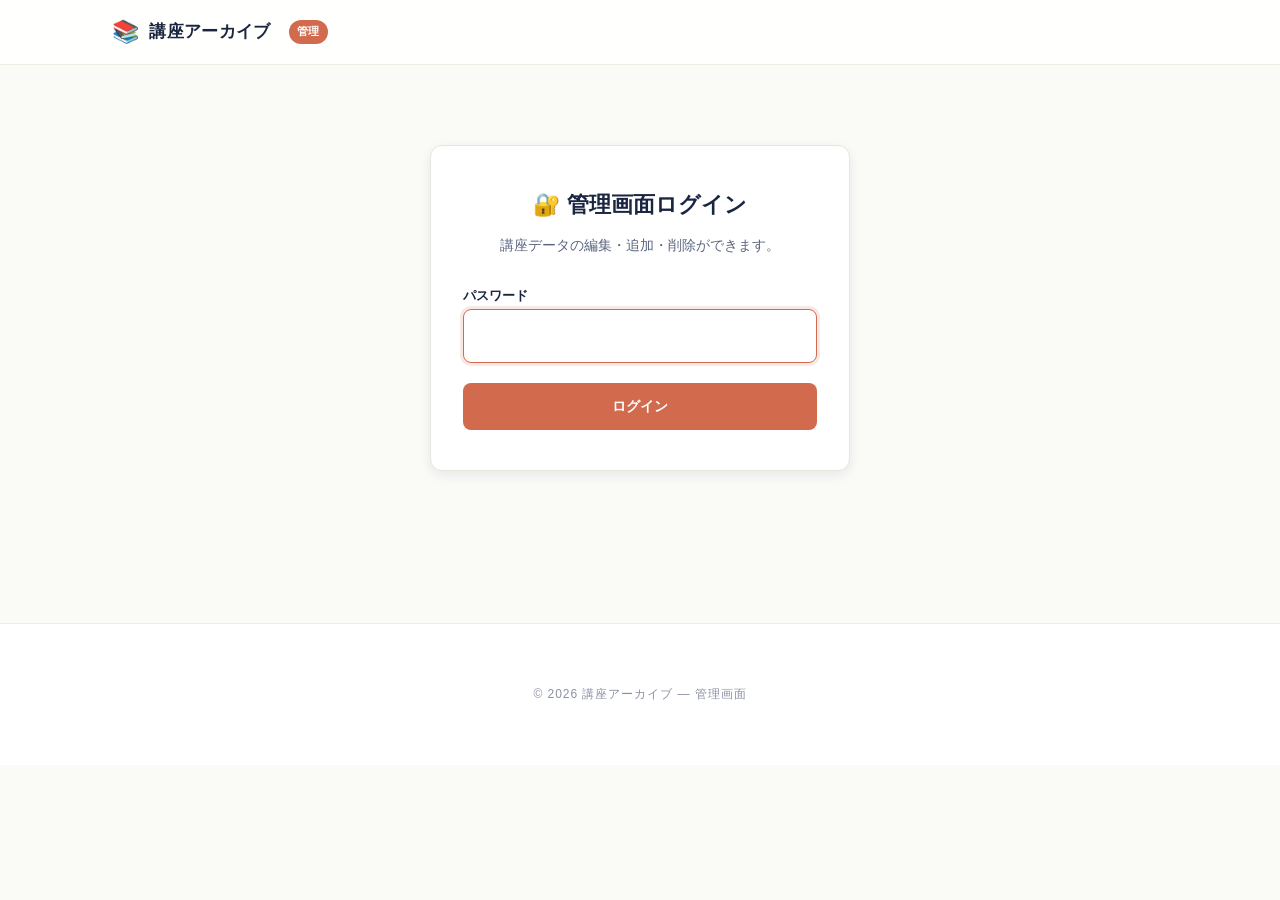
<file: docs/admin.html>
<!DOCTYPE html>
<html lang="ja">
<head>
  <meta charset="UTF-8">
  <meta name="viewport" content="width=device-width, initial-scale=1.0">
  <meta name="robots" content="noindex,nofollow">
  <meta http-equiv="cache-control" content="no-cache, no-store, must-revalidate">
  <meta http-equiv="pragma" content="no-cache">
  <meta http-equiv="expires" content="0">
  <title>管理画面 | 講座アーカイブ</title>
  <link rel="stylesheet" href="css/style.css?v=7">
  <link rel="stylesheet" href="css/admin.css?v=8">
  <link rel="icon" href="data:image/svg+xml,<svg xmlns=%22http://www.w3.org/2000/svg%22 viewBox=%220 0 100 100%22><text y=%22.9em%22 font-size=%2290%22>🔐</text></svg>">
</head>
<body>
  <header class="site-header">
    <div class="container header-inner">
      <a href="index.html" class="site-logo">
        <span class="logo-icon" aria-hidden="true">📚</span>
        <span class="logo-text">講座アーカイブ</span>
        <span class="admin-badge">管理</span>
      </a>
      <button id="logout-btn" class="btn-ghost" hidden>ログアウト</button>
    </div>
  </header>

  <main class="container admin-main">

    <!-- ログイン -->
    <section id="login-screen" class="login-screen">
      <div class="login-card">
        <h1>🔐 管理画面ログイン</h1>
        <p class="hint">講座データの編集・追加・削除ができます。</p>
        <form id="login-form" autocomplete="off">
          <label for="password-input" class="field-label">パスワード</label>
          <input type="password" id="password-input" autocomplete="current-password" required>
          <button type="submit" class="btn-primary btn-block">ログイン</button>
          <p id="login-error" class="error-msg" hidden></p>
        </form>
      </div>
    </section>

    <!-- 管理パネル -->
    <section id="admin-panel" hidden>

      <!-- GitHub設定（常時表示） -->
      <section class="settings-block" id="settings-block">
        <header class="settings-header">
          <h2>⚙️ GitHub接続設定</h2>
          <span id="pat-state-pill" class="pat-pill">未設定</span>
        </header>
        <p class="hint">
          変更をサイトに公開するために、GitHub Personal Access Token を一度だけ登録します。<br>
          <a href="https://github.com/settings/tokens/new?scopes=repo&description=course-archive-admin" target="_blank" rel="noopener">こちらをクリック</a>
          してTokenを発行（<code>repo</code>権限・有効期限は1年以上推奨）→ ページ最下部の「Generate token」を押下 → 表示された <code>ghp_...</code> をコピーして下に貼り付け。
        </p>
        <div class="pat-row">
          <input type="password" id="pat-input" placeholder="ghp_xxxxxxxxxxxxxxxxxxxx" autocomplete="off">
          <button id="save-pat-btn" type="button" class="btn-primary">保存</button>
          <button id="clear-pat-btn" type="button" class="btn-ghost">削除</button>
        </div>
        <div class="pat-tools">
          <button id="sync-to-vault-btn" type="button" class="btn-secondary btn-sm">☁️ 保存済みTokenをvaultに同期</button>
          <button id="show-pat-btn" type="button" class="btn-ghost btn-sm">👁 保存済みTokenを表示</button>
        </div>
        <p id="pat-status" class="hint"></p>
        <p class="hint micro">※ Tokenはお使いのブラウザにのみ保存され、GitHub以外には送信されません。</p>
      </section>

      <!-- タブ切替 -->
      <div class="admin-tabs" role="tablist">
        <button id="tab-courses" type="button" class="admin-tab is-active" role="tab" aria-selected="true">
          📚 講座 <span class="tab-count" id="tab-count-courses">0</span>
        </button>
        <button id="tab-meetings" type="button" class="admin-tab" role="tab" aria-selected="false">
          🧑‍💼 社内会議 <span class="tab-count" id="tab-count-meetings">0</span>
        </button>
      </div>

      <!-- ツールバー -->
      <div class="admin-toolbar">
        <h2 id="list-title">講座一覧 <span class="count-pill"><span id="course-count">0</span> 件</span></h2>
        <button id="new-course-btn" class="btn-primary" type="button">+ 新規追加</button>
      </div>

      <!-- 一覧（タブ共通） -->
      <div id="course-list" class="admin-courses">
        <!-- JSで生成 -->
      </div>

      <p id="empty-courses" class="empty-state" hidden>項目がまだありません。「新規追加」から作成してください。</p>

      <!-- 公開バー -->
      <div id="publish-bar" class="publish-bar" hidden>
        <span class="dirty-info">
          <span id="dirty-count">0</span> 件の未保存変更があります
        </span>
        <div class="publish-actions">
          <button id="discard-btn" type="button" class="btn-ghost">破棄</button>
          <button id="publish-btn" type="button" class="btn-primary">💾 保存して公開</button>
        </div>
      </div>

      <p id="publish-status" class="status-msg" hidden></p>
    </section>

    <!-- 編集モーダル -->
    <div id="edit-modal" class="modal" hidden>
      <div class="modal-backdrop" data-modal-close></div>
      <div class="modal-content" role="dialog" aria-labelledby="modal-title" aria-modal="true">
        <header class="modal-header">
          <h2 id="modal-title">講座を追加</h2>
          <button type="button" class="btn-ghost modal-close" data-modal-close aria-label="閉じる">×</button>
        </header>

        <form id="course-form" class="course-form">
          <input type="hidden" id="form-id">

          <div class="form-row">
            <label for="form-title" id="form-title-label" class="field-label required">講座タイトル</label>
            <input type="text" id="form-title" required maxlength="200">
          </div>

          <div class="form-row-3">
            <div>
              <label for="form-date" class="field-label required">開催日</label>
              <input type="date" id="form-date" required>
            </div>
            <div>
              <label for="form-start" class="field-label">開始時刻</label>
              <input type="time" id="form-start" placeholder="14:00">
            </div>
            <div>
              <label for="form-end" class="field-label">終了時刻</label>
              <input type="time" id="form-end" placeholder="15:30">
            </div>
          </div>

          <div class="form-row">
            <label id="people-label" class="field-label">担当講師（複数登録可）</label>
            <div id="lecturers-chip-input" class="chips-input">
              <div id="lecturers-chips" class="chips-list"></div>
              <input type="text" id="lecturer-input" placeholder="名前を入力してEnter（または , ）で追加">
            </div>
            <p class="hint">Enterキーまたはカンマで確定。チップの × で削除できます。</p>
          </div>

          <div class="form-row">
            <label for="form-tags" class="field-label">タグ（カンマ区切り）</label>
            <input type="text" id="form-tags" placeholder="入門, 基礎">
          </div>

          <div class="form-row">
            <label for="form-youtube" class="field-label">YouTube動画リンク または ID</label>
            <input type="text" id="form-youtube" placeholder="https://youtu.be/abcDEF12345 もしくは abcDEF12345">
            <p class="hint">限定公開でアップロードしたYouTube動画のURLを貼ってください。</p>
          </div>

          <div class="form-row">
            <label for="form-duration" class="field-label">所要時間</label>
            <div class="duration-row">
              <input type="text" id="form-duration" placeholder="YouTubeリンク入力で自動取得">
              <button type="button" id="fetch-duration-btn" class="btn-secondary btn-sm">📺 動画から取得</button>
              <span id="duration-status" class="duration-status" aria-live="polite"></span>
            </div>
            <p class="hint">YouTubeリンクを入力すると自動で取得します。手動編集も可能です。</p>
          </div>

          <div class="form-row">
            <label for="form-description" id="form-description-label" class="field-label">講座概要</label>
            <textarea id="form-description" rows="5" placeholder="講座の内容、ゴール、対象などを記述"></textarea>
          </div>

          <div class="form-row">
            <label class="field-label">手元資料（Google Driveリンク）</label>
            <div id="materials-editor" class="materials-editor">
              <!-- JSで生成 -->
            </div>
            <button type="button" id="add-material-btn" class="btn-secondary btn-sm">+ 資料を追加</button>
            <p class="hint">Google Driveで「リンクを知っている全員」に共有設定したファイルのURLを貼ってください。<br>形式：<code>https://drive.google.com/file/d/FILE_ID/view</code></p>
          </div>

          <footer class="modal-footer">
            <button type="button" class="btn-ghost" data-modal-close>キャンセル</button>
            <button type="submit" class="btn-primary">保存</button>
          </footer>
        </form>
      </div>
    </div>
  </main>

  <footer class="site-footer">
    <div class="container">
      <p>&copy; <span id="footer-year"></span> 講座アーカイブ — 管理画面</p>
    </div>
  </footer>

  <script src="data/courses.js?v=8"></script>
  <script src="data/meetings.js?v=8"></script>
  <script src="data/admin-vault.js?v=8"></script>
  <script src="js/admin.js?v=8"></script>
</body>
</html>
</file>
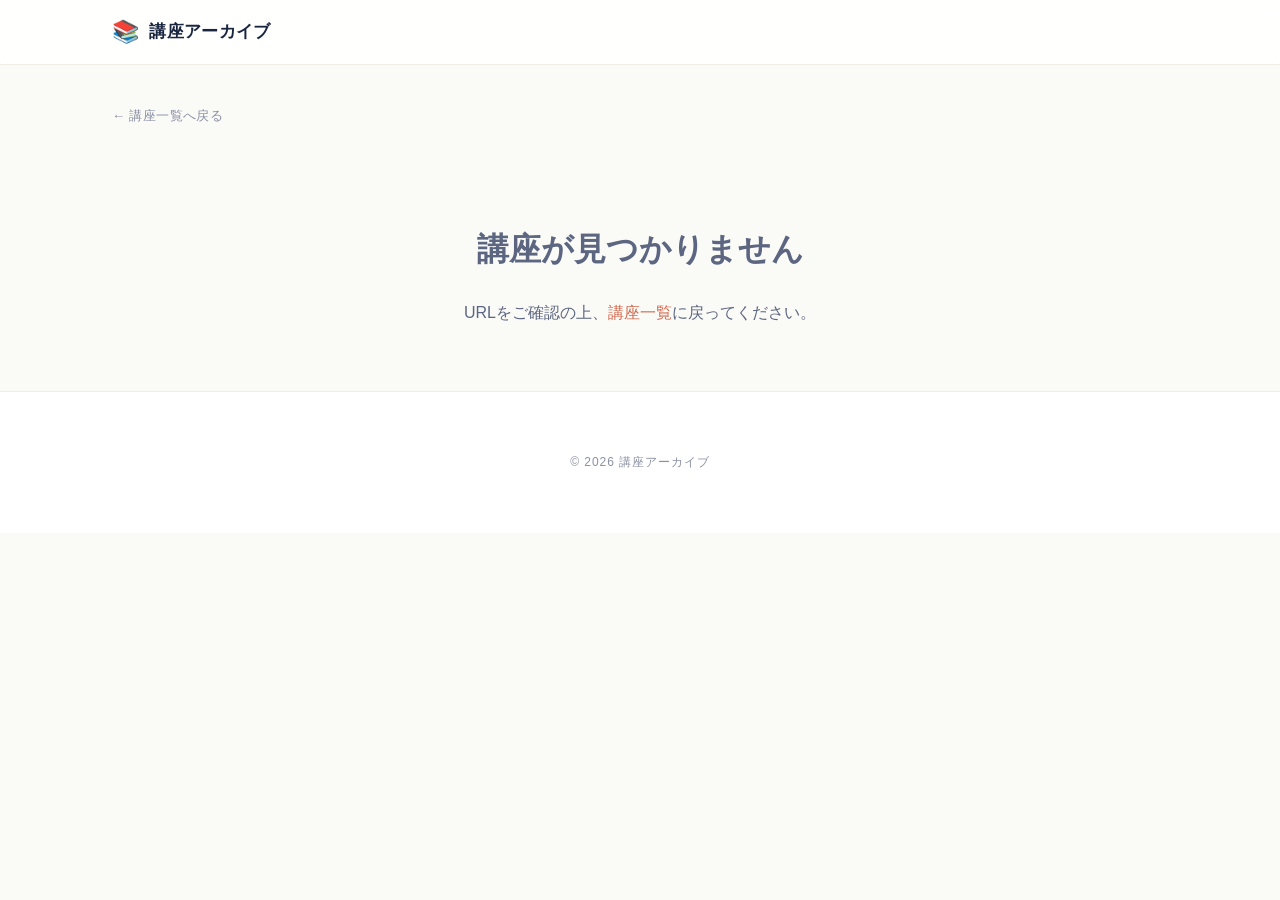
<file: docs/course.html>
<!DOCTYPE html>
<html lang="ja">
<head>
  <meta charset="UTF-8">
  <meta name="viewport" content="width=device-width, initial-scale=1.0">
  <meta name="robots" content="noindex,nofollow,noarchive,nosnippet">
  <meta name="googlebot" content="noindex,nofollow">
  <title>講座詳細 | 講座アーカイブ</title>
  <meta name="description" content="講座の動画と資料ダウンロード。">
  <meta property="og:type" content="article">
  <link rel="stylesheet" href="css/style.css?v=8">
  <link rel="icon" href="data:image/svg+xml,<svg xmlns=%22http://www.w3.org/2000/svg%22 viewBox=%220 0 100 100%22><text y=%22.9em%22 font-size=%2290%22>📚</text></svg>">
</head>
<body>
  <header class="site-header">
    <div class="container header-inner">
      <a href="index.html" class="site-logo">
        <span class="logo-icon" aria-hidden="true">📚</span>
        <span class="logo-text">講座アーカイブ</span>
      </a>
    </div>
  </header>

  <main>
    <div class="container">
      <a href="index.html" class="back-link">← 講座一覧へ戻る</a>

      <article id="course-article" class="course-article">
        <!-- JSで生成 -->
      </article>

      <div id="not-found" class="empty-state" hidden>
        <h1>講座が見つかりません</h1>
        <p>URLをご確認の上、<a href="index.html">講座一覧</a>に戻ってください。</p>
      </div>
    </div>
  </main>

  <footer class="site-footer">
    <div class="container">
      <p>&copy; <span id="footer-year"></span> 講座アーカイブ</p>
    </div>
  </footer>

  <script src="data/courses.js?v=8"></script>
  <script src="js/course.js?v=8"></script>
</body>
</html>
</file>
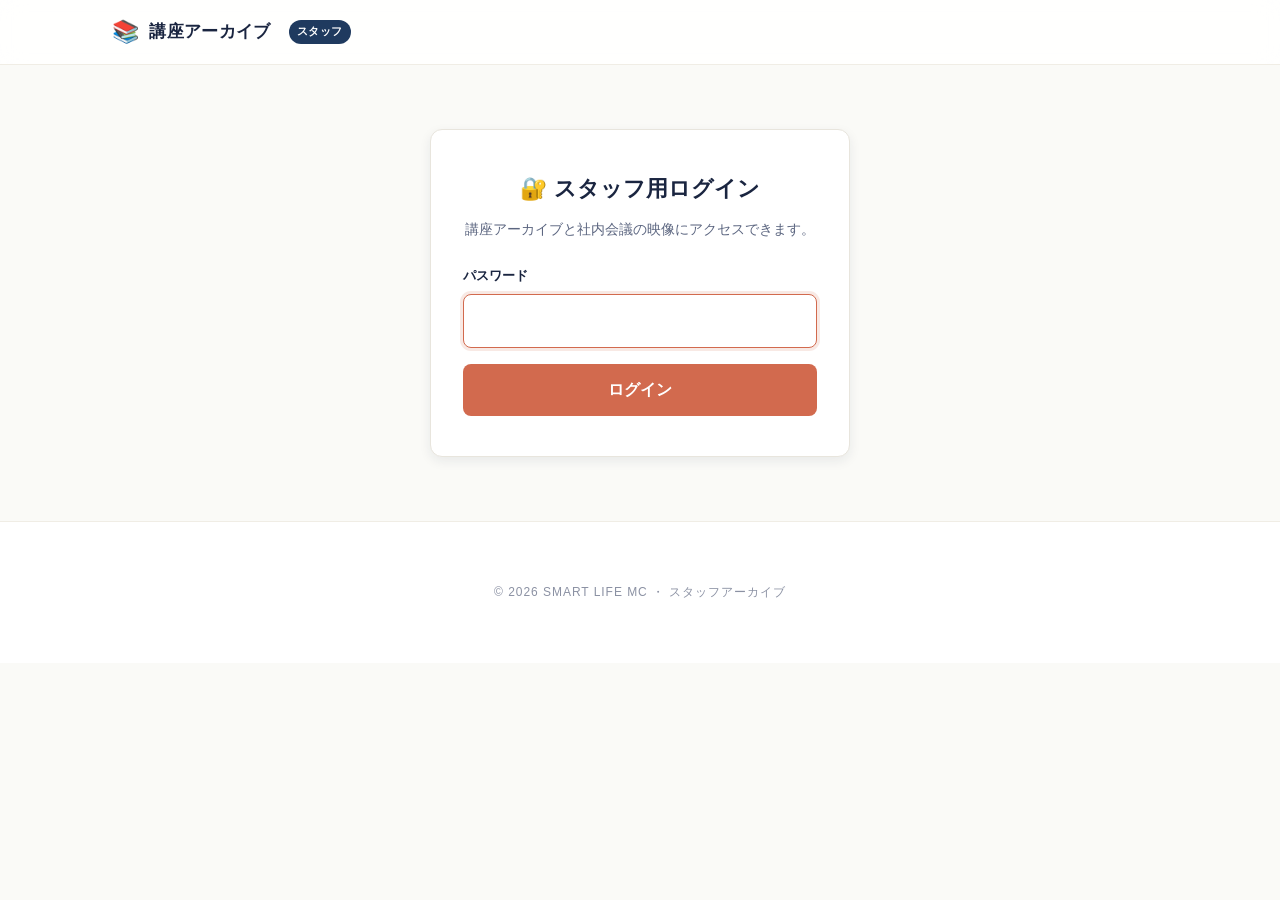
<file: docs/staff-meeting.html>
<!DOCTYPE html>
<html lang="ja">
<head>
  <meta charset="UTF-8">
  <meta name="viewport" content="width=device-width, initial-scale=1.0">
  <meta name="robots" content="noindex,nofollow">
  <meta http-equiv="cache-control" content="no-cache, no-store, must-revalidate">
  <title>会議詳細 | スタッフアーカイブ</title>
  <link rel="stylesheet" href="css/style.css?v=10">
  <link rel="stylesheet" href="css/staff.css?v=10">
  <link rel="icon" href="data:image/svg+xml,<svg xmlns=%22http://www.w3.org/2000/svg%22 viewBox=%220 0 100 100%22><text y=%22.9em%22 font-size=%2290%22>🏢</text></svg>">
</head>
<body class="staff-body">
  <header class="site-header">
    <div class="container header-inner">
      <a href="staff.html" class="site-logo">
        <span class="logo-icon" aria-hidden="true">📚</span>
        <span class="logo-text">講座アーカイブ</span>
        <span class="staff-badge">スタッフ</span>
      </a>
    </div>
  </header>

  <main>
    <div class="container">
      <a href="staff.html" class="back-link">← スタッフアーカイブへ戻る</a>

      <article id="meeting-article" class="course-article"></article>

      <div id="not-found" class="empty-state" hidden>
        <h1>会議が見つかりません</h1>
        <p>URLをご確認ください。<a href="staff.html">スタッフアーカイブ</a>に戻る</p>
      </div>
    </div>
  </main>

  <footer class="site-footer">
    <div class="container">
      <p>&copy; <span id="footer-year"></span> SMART LIFE MC ・ スタッフアーカイブ</p>
    </div>
  </footer>

  <script src="data/meetings.js?v=10"></script>
  <script src="js/staff-meeting.js?v=10"></script>
</body>
</html>
</file>
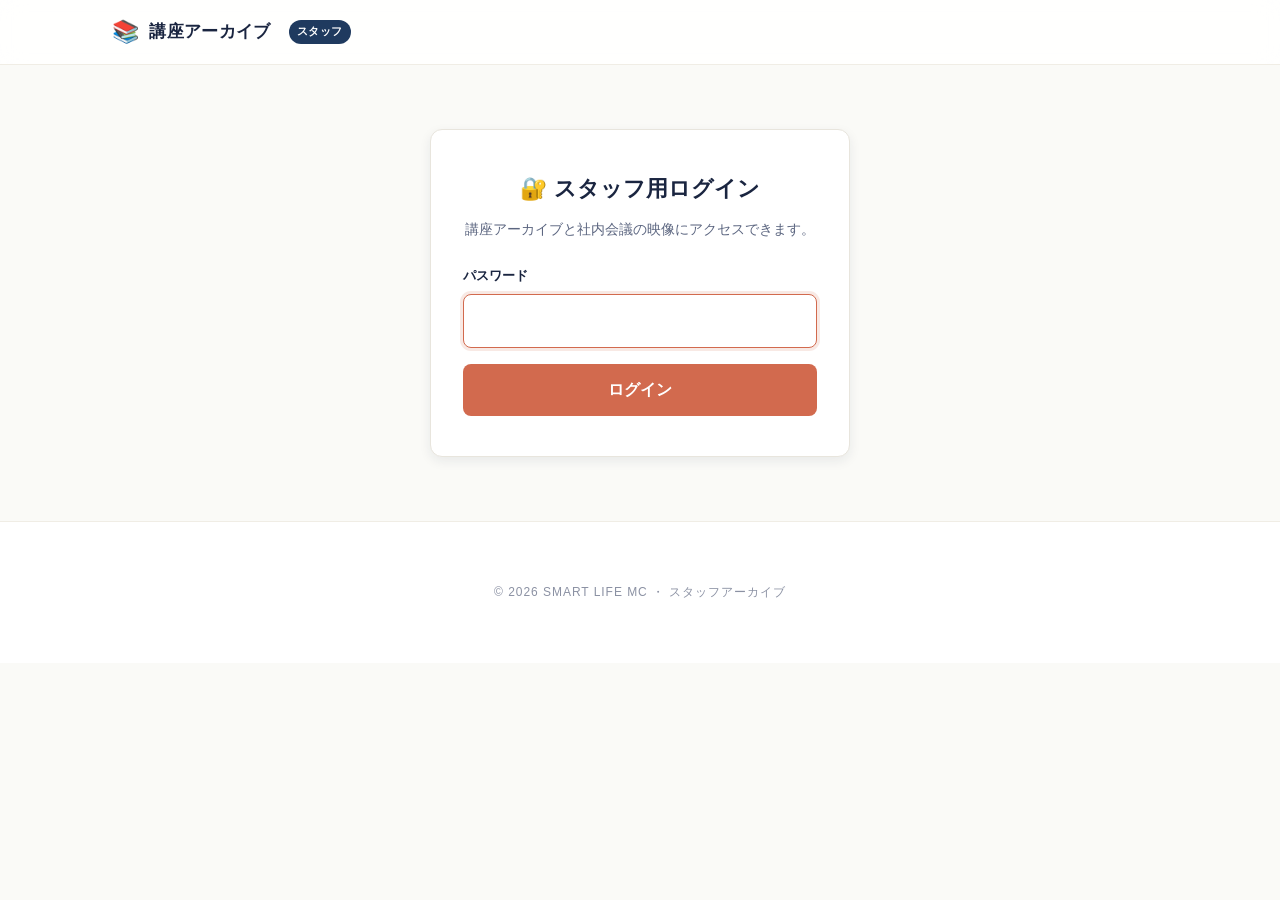
<file: docs/staff.html>
<!DOCTYPE html>
<html lang="ja">
<head>
  <meta charset="UTF-8">
  <meta name="viewport" content="width=device-width, initial-scale=1.0">
  <meta name="robots" content="noindex,nofollow">
  <meta http-equiv="cache-control" content="no-cache, no-store, must-revalidate">
  <title>スタッフ用アーカイブ | 講座アーカイブ</title>
  <link rel="stylesheet" href="css/style.css?v=10">
  <link rel="stylesheet" href="css/staff.css?v=10">
  <link rel="icon" href="data:image/svg+xml,<svg xmlns=%22http://www.w3.org/2000/svg%22 viewBox=%220 0 100 100%22><text y=%22.9em%22 font-size=%2290%22>🏢</text></svg>">
</head>
<body class="staff-body">
  <header class="site-header">
    <div class="container header-inner">
      <a href="index.html" class="site-logo">
        <span class="logo-icon" aria-hidden="true">📚</span>
        <span class="logo-text">講座アーカイブ</span>
        <span class="staff-badge">スタッフ</span>
      </a>
      <button id="logout-btn" class="btn-link-sm" hidden>ログアウト</button>
    </div>
  </header>

  <main>
    <!-- ログイン -->
    <section id="login-screen" class="login-screen">
      <div class="login-card">
        <h1>🔐 スタッフ用ログイン</h1>
        <p class="hint">講座アーカイブと社内会議の映像にアクセスできます。</p>
        <form id="login-form" autocomplete="off">
          <label for="password-input" class="field-label">パスワード</label>
          <input type="password" id="password-input" autocomplete="current-password" required>
          <button type="submit" class="btn-primary btn-block">ログイン</button>
          <p id="login-error" class="error-msg" hidden></p>
        </form>
      </div>
    </section>

    <!-- 本体 -->
    <section id="staff-main" hidden>
      <!-- シンプルなヒーロー -->
      <div class="staff-hero">
        <div class="container">
          <p class="staff-hero-eyebrow">STAFF ARCHIVE</p>
          <h1 class="staff-hero-title">スタッフ専用アーカイブ</h1>
          <p class="staff-hero-sub">過去の講座と社内会議の映像をまとめて閲覧できます。</p>
        </div>
      </div>

      <!-- タブ -->
      <div class="container">
        <div class="tab-bar" role="tablist">
          <button type="button" class="tab-btn active" data-tab="courses" role="tab" aria-selected="true">
            📚 講座アーカイブ <span class="tab-count" id="count-courses">0</span>
          </button>
          <button type="button" class="tab-btn" data-tab="meetings" role="tab" aria-selected="false">
            🏢 社内会議 <span class="tab-count" id="count-meetings">0</span>
          </button>
        </div>
      </div>

      <!-- タブパネル -->
      <section class="staff-section">
        <div class="container">
          <!-- 検索バー -->
          <div class="filter-bar">
            <input type="search" id="search-input" class="search-input" placeholder="🔍 キーワード検索（タイトル・担当者・タグ）">
            <div class="tag-filter" id="tag-filter" aria-label="タグで絞り込み"></div>
          </div>
          <p class="result-count" id="result-count" aria-live="polite"></p>

          <div class="courses-grid" id="items-grid"></div>
          <p class="empty-state" id="empty-state" hidden></p>
        </div>
      </section>
    </section>
  </main>

  <footer class="site-footer">
    <div class="container">
      <p>&copy; <span id="footer-year"></span> SMART LIFE MC ・ スタッフアーカイブ</p>
    </div>
  </footer>

  <script src="data/courses.js?v=10"></script>
  <script src="data/meetings.js?v=10"></script>
  <script src="js/staff.js?v=10"></script>
</body>
</html>
</file>
<file: docs/css/style.css>
/* ============================================
   講座アーカイブ — base style
   ============================================ */

:root {
  --bg: #FAFAF7;
  --surface: #FFFFFF;
  --text: #1A2540;
  --text-sub: #5C6680;
  --text-soft: #8B91A3;
  --border: #E8E5DD;
  --border-soft: #F0EDE5;
  --accent: #D26A4E;
  --accent-dark: #A24E36;
  --hi-bg: #F1EDE3;
  --hi-bg-2: #E8E2D0;
  --shadow-sm: 0 1px 2px rgba(26, 37, 64, 0.05);
  --shadow-md: 0 4px 12px rgba(26, 37, 64, 0.08);
  --shadow-lg: 0 8px 24px rgba(26, 37, 64, 0.12);
  --shadow-xl: 0 16px 48px rgba(26, 37, 64, 0.16);
  --radius: 12px;
  --radius-sm: 8px;
  --radius-lg: 20px;
  --container: 1120px;
  --container-wide: 1240px;
  --font: -apple-system, BlinkMacSystemFont, "Hiragino Kaku Gothic ProN", "Yu Gothic", YuGothic, Meiryo, sans-serif;
  --font-serif: "Hiragino Mincho ProN", "Yu Mincho", YuMincho, "Times New Roman", serif;
  --font-display: "Helvetica Neue", -apple-system, BlinkMacSystemFont, "Hiragino Kaku Gothic ProN", "Yu Gothic", sans-serif;
}

* { box-sizing: border-box; }

html { scroll-behavior: smooth; }

body {
  margin: 0;
  font-family: var(--font);
  background: var(--bg);
  color: var(--text);
  font-size: 16px;
  line-height: 1.75;
  -webkit-font-smoothing: antialiased;
}

a { color: var(--accent); text-decoration: none; transition: color 0.15s ease; }
a:hover { color: var(--accent-dark); }
a:focus-visible { outline: 2px solid var(--accent); outline-offset: 2px; border-radius: 2px; }

img { max-width: 100%; display: block; }

.container {
  max-width: var(--container);
  margin: 0 auto;
  padding: 0 32px;
}
@media (max-width: 640px) {
  .container { padding: 0 16px; }
}

/* ============================================
   Header
   ============================================ */
.site-header {
  background: rgba(255, 255, 255, 0.85);
  border-bottom: 1px solid var(--border-soft);
  position: sticky;
  top: 0;
  z-index: 100;
  backdrop-filter: saturate(180%) blur(12px);
  -webkit-backdrop-filter: saturate(180%) blur(12px);
}
.header-inner {
  display: flex;
  align-items: center;
  justify-content: space-between;
  height: 64px;
  gap: 24px;
}
.site-logo {
  display: flex;
  align-items: center;
  gap: 10px;
  color: var(--text);
  font-weight: 700;
  font-size: 17px;
  letter-spacing: 0.02em;
}
.site-logo:hover { color: var(--text); }
.logo-icon { font-size: 22px; }

.site-nav {
  display: flex;
  gap: 24px;
  font-size: 14px;
  font-weight: 500;
}
.site-nav a {
  color: var(--text-sub);
  letter-spacing: 0.05em;
  transition: color 0.15s ease;
}
.site-nav a:hover { color: var(--text); }
@media (max-width: 640px) {
  .site-nav { display: none; }
}

/* ============================================
   Hero — Banner type (画像が主役)
   ============================================ */
.hero-banner {
  padding: 56px 0 80px;
  background: linear-gradient(180deg, #FFFFFF 0%, var(--bg) 100%);
  border-bottom: 1px solid var(--border-soft);
}
.hero-banner .hero-eyebrow {
  margin-bottom: 24px;
}
.hero-banner-figure {
  margin: 0 0 40px;
  background: var(--surface);
  border: 1px solid var(--border-soft);
  border-radius: var(--radius-lg);
  overflow: hidden;
  box-shadow: var(--shadow-md);
  display: block;
}
.hero-banner-figure img {
  width: 100%;
  height: auto;
  display: block;
  /* バナーは object-fit:contain ではなく素直に縦横比維持で表示 */
}
.hero-meta {
  text-align: center;
  max-width: 720px;
  margin: 0 auto;
  padding: 0 16px;
}
.hero-meta .hero-title {
  font-family: var(--font-serif);
  font-weight: 600;
  font-size: clamp(28px, 4.2vw, 44px);
  line-height: 1.4;
  letter-spacing: 0.03em;
  margin: 0 0 12px;
  color: var(--text);
}
.hero-meta .hero-sub {
  color: var(--text-sub);
  font-size: 15px;
  line-height: 1.85;
  margin: 0 0 32px;
}
.hero-actions {
  display: inline-flex;
  gap: 12px;
  flex-wrap: wrap;
  justify-content: center;
}
.btn-pill {
  display: inline-flex;
  align-items: center;
  gap: 8px;
  padding: 14px 28px;
  font-size: 14px;
  font-weight: 600;
  letter-spacing: 0.05em;
  border-radius: 999px;
  transition: transform 0.2s ease, background 0.2s ease, color 0.2s ease, box-shadow 0.2s ease;
}
.btn-pill-primary {
  background: var(--text);
  color: var(--surface);
  box-shadow: 0 6px 18px rgba(26, 37, 64, 0.15);
}
.btn-pill-primary:hover {
  color: var(--surface);
  background: #0F1A2E;
  transform: translateY(-2px);
  box-shadow: 0 10px 24px rgba(26, 37, 64, 0.20);
}
.btn-pill-ghost {
  background: transparent;
  color: var(--text);
  border: 1px solid var(--border);
}
.btn-pill-ghost:hover {
  color: var(--text);
  border-color: var(--text);
  background: var(--hi-bg);
}

@media (max-width: 640px) {
  .hero-banner { padding: 40px 0 60px; }
  .hero-banner-figure { border-radius: var(--radius); margin-bottom: 28px; }
  .hero-meta .hero-title { font-size: 22px; }
  .hero-meta .hero-sub { font-size: 14px; margin-bottom: 24px; }
  .btn-pill { padding: 12px 22px; font-size: 13px; }
}

/* ============================================
   Hero (Editorial) — 旧バージョン用に残す
   ============================================ */
.hero-editorial {
  position: relative;
  padding: 120px 0 140px;
  background: linear-gradient(180deg, #F4EFE2 0%, #F8F4E8 60%, var(--bg) 100%);
  overflow: hidden;
  border-bottom: 1px solid var(--border-soft);
}
.hero-decor {
  position: absolute;
  inset: 0;
  pointer-events: none;
  background-image:
    radial-gradient(circle at 88% 18%, rgba(210, 106, 78, 0.10) 0%, transparent 38%),
    radial-gradient(circle at 12% 82%, rgba(26, 37, 64, 0.06) 0%, transparent 42%);
}
.hero-decor::after {
  content: "";
  position: absolute;
  inset: 0;
  background-image: radial-gradient(circle at 1px 1px, rgba(26, 37, 64, 0.06) 1px, transparent 0);
  background-size: 24px 24px;
  opacity: 0.5;
  mask-image: linear-gradient(180deg, transparent 0%, #000 30%, #000 70%, transparent 100%);
  -webkit-mask-image: linear-gradient(180deg, transparent 0%, #000 30%, #000 70%, transparent 100%);
}
.hero-inner { position: relative; }
.hero-eyebrow {
  font-family: var(--font-display);
  font-size: 12px;
  font-weight: 700;
  letter-spacing: 0.32em;
  color: var(--accent);
  margin: 0 0 24px;
  text-transform: uppercase;
}
.hero-title {
  font-family: var(--font-serif);
  font-weight: 600;
  font-size: clamp(40px, 6.4vw, 76px);
  line-height: 1.18;
  letter-spacing: 0.02em;
  margin: 0 0 28px;
  color: var(--text);
}
.hero-sub {
  color: var(--text-sub);
  font-size: clamp(15px, 1.4vw, 18px);
  line-height: 1.9;
  margin: 0 0 40px;
  max-width: 560px;
}
.br-pc { display: none; }
@media (min-width: 720px) { .br-pc { display: inline; } }

.hero-cta {
  display: inline-flex;
  align-items: center;
  gap: 12px;
  padding: 16px 32px;
  background: var(--text);
  color: var(--surface);
  border-radius: 999px;
  font-size: 15px;
  font-weight: 600;
  letter-spacing: 0.05em;
  transition: transform 0.2s ease, background 0.2s ease, box-shadow 0.2s ease;
  box-shadow: 0 6px 18px rgba(26, 37, 64, 0.15);
}
.hero-cta:hover {
  color: var(--surface);
  background: #0F1A2E;
  transform: translateY(-2px);
  box-shadow: 0 10px 24px rgba(26, 37, 64, 0.20);
}
.hero-cta-arrow {
  font-size: 16px;
  transition: transform 0.3s ease;
}
.hero-cta:hover .hero-cta-arrow {
  transform: translateY(3px);
}

@media (max-width: 640px) {
  .hero-editorial { padding: 80px 0 90px; }
}

/* ============================================
   Section header (eyebrow + title)
   ============================================ */
.section-header {
  margin-bottom: 32px;
  display: flex;
  align-items: baseline;
  gap: 20px;
  flex-wrap: wrap;
}
.section-eyebrow {
  font-family: var(--font-display);
  font-size: 11px;
  font-weight: 700;
  letter-spacing: 0.28em;
  color: var(--accent);
  margin: 0;
  text-transform: uppercase;
  position: relative;
  padding-left: 26px;
}
.section-eyebrow::before {
  content: "";
  position: absolute;
  left: 0;
  top: 50%;
  width: 18px;
  height: 1px;
  background: var(--accent);
}
.section-title {
  font-family: var(--font-serif);
  font-size: clamp(24px, 3vw, 32px);
  font-weight: 600;
  letter-spacing: 0.02em;
  margin: 0;
  color: var(--text);
}

/* ============================================
   SCHEDULE section
   ============================================ */
.schedule-section {
  padding: 80px 0 64px;
  background: linear-gradient(180deg, var(--bg) 0%, #F4EFE2 100%);
  border-bottom: 1px solid var(--border-soft);
}
.section-sub {
  width: 100%;
  margin: 8px 0 0;
  font-size: 13px;
  color: var(--text-sub);
  font-weight: 500;
  letter-spacing: 0.05em;
}
.schedule-notice {
  background: var(--surface);
  border-left: 3px solid var(--accent);
  padding: 14px 20px;
  margin-bottom: 24px;
  border-radius: 6px;
  box-shadow: var(--shadow-sm);
}
.schedule-notice p {
  margin: 0;
  font-size: 13px;
  color: var(--text);
  line-height: 1.7;
}

.schedule-list {
  list-style: none;
  margin: 0;
  padding: 0;
  display: grid;
  gap: 10px;
}
.schedule-item {
  display: grid;
  grid-template-columns: 88px 1fr;
  background: var(--surface);
  border: 1px solid var(--border-soft);
  border-radius: var(--radius);
  overflow: hidden;
  transition: transform 0.2s ease, box-shadow 0.2s ease, border-color 0.2s ease;
}
.schedule-item:hover {
  transform: translateX(2px);
  box-shadow: var(--shadow-md);
  border-color: var(--border);
}
.schedule-date {
  background: var(--text);
  color: var(--surface);
  display: flex;
  flex-direction: column;
  align-items: center;
  justify-content: center;
  padding: 16px 8px;
  gap: 2px;
}
.schedule-day-num {
  font-family: var(--font-serif);
  font-size: 30px;
  font-weight: 600;
  line-height: 1;
  letter-spacing: 0.02em;
}
.schedule-day-week {
  font-size: 11px;
  letter-spacing: 0.2em;
  opacity: 0.75;
}
.schedule-body {
  padding: 16px 22px;
  display: flex;
  flex-direction: column;
  gap: 6px;
  min-width: 0;
}
.schedule-meta {
  display: flex;
  flex-wrap: wrap;
  gap: 12px;
  align-items: center;
  font-size: 12px;
  color: var(--text-soft);
  letter-spacing: 0.03em;
  font-weight: 500;
}
.schedule-time, .schedule-lecturer { white-space: nowrap; }
.schedule-tag {
  font-size: 11px;
  font-weight: 600;
  padding: 2px 10px;
  border-radius: 999px;
  letter-spacing: 0.04em;
  background: var(--hi-bg);
  color: var(--text-sub);
}
.schedule-tag.all { background: #FCEBE7; color: #C0392B; }
.schedule-tag.specialty { background: #EDE7F4; color: #6B3FA0; }

.schedule-circle {
  margin: 4px 0 2px;
  font-family: var(--font-serif);
  font-size: 16px;
  font-weight: 600;
  color: var(--text);
  letter-spacing: 0.01em;
  line-height: 1.5;
}
.schedule-title {
  margin: 0;
  color: var(--text);
  font-size: 14px;
  line-height: 1.7;
}
.schedule-sub {
  margin: 0;
  color: var(--text-sub);
  font-size: 13px;
  line-height: 1.7;
}

.schedule-footnote {
  margin-top: 32px;
  padding: 20px 24px;
  background: var(--surface);
  border-radius: var(--radius);
  border: 1px dashed var(--border);
}
.schedule-footnote-title {
  margin: 0 0 10px;
  font-size: 12px;
  font-weight: 700;
  letter-spacing: 0.18em;
  color: var(--text-soft);
}
.schedule-footnote ul {
  margin: 0;
  padding-left: 18px;
  color: var(--text-sub);
  font-size: 13px;
  line-height: 1.85;
}

@media (max-width: 640px) {
  .schedule-section { padding: 56px 0 48px; }
  .schedule-item { grid-template-columns: 64px 1fr; }
  .schedule-date { padding: 12px 4px; }
  .schedule-day-num { font-size: 22px; }
  .schedule-body { padding: 14px 16px; }
  .schedule-circle { font-size: 15px; }
}

/* ============================================
   FEATURED section
   ============================================ */
.featured-section {
  padding: 96px 0 64px;
}
.featured-card {
  display: grid;
  grid-template-columns: 1.15fr 1fr;
  background: var(--surface);
  border: 1px solid var(--border-soft);
  border-radius: var(--radius-lg);
  overflow: hidden;
  box-shadow: var(--shadow-md);
  transition: transform 0.3s cubic-bezier(0.2, 0.7, 0.2, 1), box-shadow 0.3s ease;
  color: inherit;
}
.featured-card:hover {
  transform: translateY(-4px);
  box-shadow: var(--shadow-xl);
  color: inherit;
}
@media (max-width: 860px) {
  .featured-card { grid-template-columns: 1fr; }
}

.featured-thumb {
  position: relative;
  background: var(--hi-bg);
  aspect-ratio: 16 / 10;
  overflow: hidden;
}
.featured-thumb img {
  width: 100%; height: 100%;
  object-fit: cover;
  transition: transform 0.6s ease;
}
.featured-card:hover .featured-thumb img {
  transform: scale(1.04);
}
.featured-thumb.no-video {
  display: flex; align-items: center; justify-content: center;
  color: var(--text-sub);
}
.play-icon-lg {
  position: absolute;
  inset: 0;
  display: flex;
  align-items: center;
  justify-content: center;
  font-size: 72px;
  color: rgba(255,255,255,0.9);
  text-shadow: 0 4px 24px rgba(0,0,0,0.5);
  pointer-events: none;
  transition: transform 0.3s ease, opacity 0.3s ease;
}
.featured-card:hover .play-icon-lg {
  transform: scale(1.1);
}

.featured-body {
  padding: 40px 44px 36px;
  display: flex;
  flex-direction: column;
  gap: 18px;
}
@media (max-width: 640px) {
  .featured-body { padding: 28px 24px 24px; gap: 14px; }
}
.featured-meta {
  display: flex;
  gap: 16px;
  flex-wrap: wrap;
  color: var(--text-soft);
  font-size: 13px;
  font-weight: 500;
  letter-spacing: 0.03em;
}
.featured-title {
  font-family: var(--font-serif);
  font-size: clamp(22px, 2.6vw, 30px);
  font-weight: 600;
  line-height: 1.4;
  letter-spacing: 0.01em;
  margin: 0;
  color: var(--text);
}
.featured-desc {
  color: var(--text-sub);
  font-size: 15px;
  line-height: 1.8;
  margin: 0;
}
.featured-lecturers {
  display: flex;
  flex-direction: column;
  gap: 8px;
  padding-top: 6px;
}
.featured-lecturers-label {
  font-size: 11px;
  font-weight: 700;
  letter-spacing: 0.18em;
  color: var(--text-soft);
}
.featured-footer {
  margin-top: auto;
  padding-top: 16px;
  display: flex;
  align-items: center;
  justify-content: space-between;
  gap: 12px;
  flex-wrap: wrap;
  border-top: 1px solid var(--border-soft);
}
.featured-tags {
  display: flex; gap: 6px; flex-wrap: wrap;
}
.featured-cta {
  display: inline-flex;
  align-items: center;
  gap: 8px;
  font-size: 14px;
  font-weight: 700;
  color: var(--accent);
  letter-spacing: 0.05em;
  transition: gap 0.2s ease;
}
.featured-card:hover .featured-cta {
  gap: 14px;
}

/* ============================================
   ARCHIVES section
   ============================================ */
.archives-section {
  padding: 64px 0 120px;
}

/* ============================================
   Courses section (legacy alias for backward compat)
   ============================================ */
.courses-section { padding: 64px 0 96px; }
@media (max-width: 640px) {
  .courses-section,
  .archives-section { padding: 40px 0 64px; }
}

.filter-bar {
  display: flex;
  flex-wrap: wrap;
  gap: 12px;
  align-items: center;
  margin-bottom: 12px;
  padding: 16px 20px;
  background: var(--surface);
  border: 1px solid var(--border-soft);
  border-radius: var(--radius);
  box-shadow: var(--shadow-sm);
}
.search-input {
  flex: 1 1 280px;
  font: inherit;
  padding: 10px 14px;
  border: 1px solid var(--border);
  background: var(--surface);
  border-radius: var(--radius-sm);
  color: var(--text);
  font-size: 15px;
  transition: border-color 0.15s ease, box-shadow 0.15s ease;
}
.search-input:focus {
  outline: none;
  border-color: var(--accent);
  box-shadow: 0 0 0 3px rgba(210, 106, 78, 0.15);
}

.tag-filter {
  display: flex;
  flex-wrap: wrap;
  gap: 6px;
}
.tag-btn {
  font: inherit;
  font-size: 12px;
  font-weight: 500;
  padding: 6px 14px;
  border: 1px solid var(--border);
  background: transparent;
  border-radius: 999px;
  cursor: pointer;
  color: var(--text-sub);
  letter-spacing: 0.02em;
  transition: all 0.15s ease;
}
.tag-btn:hover { color: var(--text); border-color: var(--text-sub); }
.tag-btn.active {
  background: var(--text);
  border-color: var(--text);
  color: var(--surface);
}

.result-count {
  margin: 0 0 24px;
  color: var(--text-soft);
  font-size: 13px;
  letter-spacing: 0.02em;
}

.courses-grid {
  display: grid;
  grid-template-columns: repeat(3, 1fr);
  gap: 28px;
}
@media (max-width: 1024px) {
  .courses-grid { grid-template-columns: repeat(2, 1fr); gap: 20px; }
}
@media (max-width: 640px) {
  .courses-grid { grid-template-columns: 1fr; gap: 16px; }
}

.course-card {
  background: var(--surface);
  border: 1px solid var(--border-soft);
  border-radius: var(--radius);
  overflow: hidden;
  box-shadow: var(--shadow-sm);
  display: flex;
  flex-direction: column;
  transition: transform 0.25s cubic-bezier(0.2, 0.7, 0.2, 1), box-shadow 0.25s ease, border-color 0.2s ease;
  color: inherit;
}
.course-card:hover {
  transform: translateY(-4px);
  box-shadow: var(--shadow-lg);
  border-color: var(--border);
  color: inherit;
}
.course-thumb {
  aspect-ratio: 16/9;
  background: var(--hi-bg);
  position: relative;
  overflow: hidden;
}
.course-thumb img {
  width: 100%; height: 100%;
  object-fit: cover;
  display: block;
}
.course-thumb .play-icon {
  position: absolute;
  inset: 0;
  display: flex;
  align-items: center;
  justify-content: center;
  font-size: 48px;
  color: rgba(255, 255, 255, 0.95);
  text-shadow: 0 2px 12px rgba(0, 0, 0, 0.4);
  opacity: 0.9;
  transition: opacity 0.2s ease, transform 0.2s ease;
}
.course-card:hover .play-icon {
  opacity: 1;
  transform: scale(1.1);
}
.course-thumb.no-video {
  display: flex;
  align-items: center;
  justify-content: center;
  color: var(--text-sub);
  font-size: 14px;
}

.course-body {
  padding: 22px 22px 22px;
  display: flex;
  flex-direction: column;
  gap: 10px;
  flex: 1;
}
.course-title {
  margin: 0;
  font-family: var(--font-serif);
  font-size: 17px;
  font-weight: 600;
  line-height: 1.5;
  letter-spacing: 0.01em;
  color: var(--text);
}
.course-meta {
  font-size: 12px;
  color: var(--text-soft);
  font-weight: 500;
  letter-spacing: 0.03em;
}
.course-tags {
  display: flex;
  flex-wrap: wrap;
  gap: 6px;
  margin-top: auto;
  padding-top: 8px;
}
.tag {
  display: inline-block;
  font-size: 12px;
  padding: 3px 10px;
  background: var(--hi-bg);
  color: var(--text);
  border-radius: 999px;
}

/* ============================================
   担当講師チップ（卵スタイル：丸アバター+名前）
   ============================================ */

/* 一覧カード用：小さい卵 */
.card-lecturers {
  display: flex;
  flex-wrap: wrap;
  gap: 6px;
  margin-top: 4px;
}
.lecturer-egg {
  display: inline-flex;
  align-items: center;
  gap: 6px;
  padding: 2px 10px 2px 2px;
  background: var(--surface);
  border: 1px solid var(--border);
  border-radius: 999px;
  font-size: 12px;
  color: var(--text);
  line-height: 1.4;
  max-width: 100%;
}
.lecturer-egg.more {
  padding: 4px 10px;
  background: var(--hi-bg);
  border-color: transparent;
  color: var(--text-sub);
  font-weight: 600;
}
.lecturer-egg-avatar {
  width: 22px;
  height: 22px;
  border-radius: 50%;
  background: linear-gradient(135deg, var(--accent) 0%, var(--accent-dark) 100%);
  color: var(--surface);
  display: inline-flex;
  align-items: center;
  justify-content: center;
  font-size: 11px;
  font-weight: 700;
  flex-shrink: 0;
}
.lecturer-egg-name {
  white-space: nowrap;
  overflow: hidden;
  text-overflow: ellipsis;
  max-width: 100px;
}

/* 詳細ページ用：大きめの卵 */
.lecturers-block {
  margin: 0 0 32px;
  padding: 16px 20px;
  background: var(--surface);
  border: 1px solid var(--border);
  border-radius: var(--radius);
  display: flex;
  flex-wrap: wrap;
  align-items: center;
  gap: 16px;
}
.lecturers-label {
  font-size: 13px;
  font-weight: 600;
  color: var(--text-sub);
  letter-spacing: 0.05em;
  white-space: nowrap;
}
.lecturer-chips {
  display: flex;
  flex-wrap: wrap;
  gap: 10px;
  flex: 1;
}
.lecturer-chip {
  display: inline-flex;
  align-items: center;
  gap: 10px;
  padding: 4px 16px 4px 4px;
  background: var(--bg);
  border: 1px solid var(--border);
  border-radius: 999px;
}
.lecturer-avatar {
  width: 32px;
  height: 32px;
  border-radius: 50%;
  background: linear-gradient(135deg, var(--accent) 0%, var(--accent-dark) 100%);
  color: var(--surface);
  display: inline-flex;
  align-items: center;
  justify-content: center;
  font-size: 14px;
  font-weight: 700;
  flex-shrink: 0;
}
.lecturer-name {
  font-size: 14px;
  font-weight: 600;
  color: var(--text);
}

.empty-state {
  text-align: center;
  color: var(--text-sub);
  padding: 48px 0;
}

/* ============================================
   Course detail
   ============================================ */
.back-link {
  display: inline-flex;
  align-items: center;
  gap: 6px;
  margin: 40px 0 24px;
  color: var(--text-soft);
  font-size: 13px;
  font-weight: 500;
  letter-spacing: 0.03em;
  transition: color 0.15s ease, gap 0.15s ease;
}
.back-link:hover { color: var(--accent); gap: 10px; }

.course-article {
  padding-bottom: 120px;
  max-width: 880px;
  margin: 0 auto;
}
.course-article h1 {
  font-family: var(--font-serif);
  font-size: clamp(28px, 4vw, 44px);
  font-weight: 600;
  line-height: 1.35;
  letter-spacing: 0.01em;
  margin: 8px 0 20px;
  color: var(--text);
}
.course-article .article-meta {
  color: var(--text-soft);
  font-size: 13px;
  font-weight: 500;
  letter-spacing: 0.03em;
  margin: 0 0 36px;
  display: flex;
  flex-wrap: wrap;
  gap: 18px;
  align-items: center;
}
.course-article .article-meta .tags-inline {
  display: flex; gap: 6px; flex-wrap: wrap;
}

.video-wrap {
  aspect-ratio: 16/9;
  background: #000;
  border-radius: var(--radius);
  overflow: hidden;
  box-shadow: var(--shadow-md);
  margin-bottom: 40px;
}
.video-wrap iframe {
  width: 100%; height: 100%; border: 0; display: block;
}
.video-placeholder {
  width: 100%; height: 100%;
  display: flex; align-items: center; justify-content: center;
  background: var(--hi-bg);
  color: var(--text-sub);
  font-size: 15px;
}

.course-article h2 {
  font-family: var(--font-serif);
  font-size: 22px;
  font-weight: 600;
  letter-spacing: 0.02em;
  margin: 56px 0 20px;
  padding-bottom: 12px;
  border-bottom: 1px solid var(--border-soft);
  position: relative;
}
.course-article h2::after {
  content: "";
  position: absolute;
  left: 0; bottom: -1px;
  width: 40px; height: 2px;
  background: var(--accent);
}
.course-description {
  white-space: pre-wrap;
  color: var(--text);
  font-size: 16px;
  line-height: 1.95;
}

/* ============================================
   Footer
   ============================================ */

.materials-list {
  display: grid;
  gap: 12px;
  grid-template-columns: repeat(auto-fill, minmax(280px, 1fr));
}
.material-card {
  background: var(--surface);
  border: 1px solid var(--border);
  border-radius: var(--radius);
  padding: 16px 20px;
  display: flex;
  align-items: center;
  gap: 16px;
  transition: border-color 0.15s ease, box-shadow 0.15s ease;
  color: inherit;
}
.material-card:hover {
  border-color: var(--accent);
  box-shadow: var(--shadow-md);
  color: inherit;
}
.material-icon {
  flex-shrink: 0;
  width: 44px; height: 44px;
  background: var(--hi-bg);
  border-radius: var(--radius-sm);
  display: flex; align-items: center; justify-content: center;
  font-size: 22px;
}
.material-info { flex: 1; min-width: 0; }
.material-title {
  font-weight: 600;
  font-size: 15px;
  color: var(--text);
  line-height: 1.4;
  margin-bottom: 2px;
}
.material-detail {
  font-size: 12px;
  color: var(--text-sub);
}
.material-action {
  flex-shrink: 0;
  background: var(--accent);
  color: var(--surface);
  font-size: 13px;
  font-weight: 600;
  padding: 8px 16px;
  border-radius: var(--radius-sm);
  white-space: nowrap;
}

/* ============================================
   Footer
   ============================================ */
.site-footer {
  border-top: 1px solid var(--border-soft);
  padding: 48px 0;
  color: var(--text-soft);
  font-size: 12px;
  text-align: center;
  background: var(--surface);
  letter-spacing: 0.08em;
}

/* ============================================
   Reduced motion
   ============================================ */
@media (prefers-reduced-motion: reduce) {
  * { transition: none !important; animation: none !important; }
}
</file>
<file: docs/css/admin.css>
/* ============================================
   管理画面専用スタイル
   ============================================ */

/* HTML hidden属性をCSS display宣言より優先させる
   （これがないと .modal { display: flex } 等が hidden を無効化する） */
[hidden] { display: none !important; }

.admin-badge {
  display: inline-block;
  font-size: 11px;
  font-weight: 600;
  padding: 2px 8px;
  background: var(--accent);
  color: var(--surface);
  border-radius: 999px;
  margin-left: 8px;
  letter-spacing: 0.05em;
}

.header-inner { justify-content: space-between; }

.admin-main {
  padding: 32px 16px 96px;
  max-width: 960px;
}
@media (min-width: 641px) {
  .admin-main { padding: 48px 32px 120px; }
}

/* ----- ボタン共通 ----- */
.btn-primary,
.btn-secondary,
.btn-ghost,
.btn-danger {
  font: inherit;
  cursor: pointer;
  border-radius: var(--radius-sm);
  padding: 10px 18px;
  font-weight: 600;
  font-size: 14px;
  border: 1px solid transparent;
  transition: all 0.15s ease;
  white-space: nowrap;
}
.btn-primary { background: var(--accent); color: var(--surface); }
.btn-primary:hover { background: var(--accent-dark); }
.btn-secondary { background: var(--surface); color: var(--text); border-color: var(--border); }
.btn-secondary:hover { border-color: var(--text-sub); }
.btn-ghost { background: transparent; color: var(--text-sub); }
.btn-ghost:hover { color: var(--text); background: var(--hi-bg); }
.btn-danger { background: transparent; color: #C0392B; border-color: #E8CDC8; }
.btn-danger:hover { background: #FCEBE7; }
.btn-block { width: 100%; margin-top: 16px; }
.btn-sm { padding: 6px 12px; font-size: 13px; }

button:focus-visible { outline: 2px solid var(--accent); outline-offset: 2px; }

/* ----- ログイン画面 ----- */
.login-screen {
  display: flex;
  justify-content: center;
  padding: 32px 0;
}
.login-card {
  background: var(--surface);
  border: 1px solid var(--border);
  border-radius: var(--radius);
  padding: 40px 32px;
  width: 100%;
  max-width: 420px;
  box-shadow: var(--shadow-md);
  text-align: center;
}
.login-card h1 {
  margin: 0 0 8px;
  font-size: 22px;
}
.login-card .hint {
  color: var(--text-sub);
  margin: 0 0 24px;
  font-size: 14px;
}
.login-card form {
  text-align: left;
}
.login-card input[type="password"] {
  font: inherit;
  width: 100%;
  padding: 12px 14px;
  border: 1px solid var(--border);
  border-radius: var(--radius-sm);
  font-size: 16px;
  margin-bottom: 4px;
}
.login-card input[type="password"]:focus {
  outline: none;
  border-color: var(--accent);
  box-shadow: 0 0 0 3px rgba(210, 106, 78, 0.15);
}

.error-msg {
  color: #C0392B;
  font-size: 13px;
  margin: 12px 0 0;
}

.success-msg { color: #2E7D5B; }

/* ----- 設定ブロック（常時表示） ----- */
.settings-block {
  background: var(--surface);
  border: 1px solid var(--border);
  border-radius: var(--radius);
  padding: 20px 24px;
  margin-bottom: 32px;
  transition: border-color 0.2s ease, background 0.2s ease;
}
.settings-block.warn {
  border-color: #E5A300;
  background: #FFFBEF;
}
.settings-header {
  display: flex;
  justify-content: space-between;
  align-items: center;
  gap: 12px;
  margin-bottom: 12px;
}
.settings-header h2 {
  margin: 0;
  font-size: 17px;
  font-weight: 700;
}
.pat-pill {
  font-size: 12px;
  font-weight: 600;
  padding: 3px 10px;
  border-radius: 999px;
  white-space: nowrap;
}
.pat-pill.ok {
  background: #E6F4EC;
  color: #2E7D5B;
}
.pat-pill.warn {
  background: #FFF1D6;
  color: #8B6B1F;
}
.settings-block .hint {
  font-size: 13px;
  line-height: 1.7;
  color: var(--text-sub);
  margin: 0 0 12px;
}
.settings-block .hint.micro { font-size: 11px; margin-top: 8px; margin-bottom: 0; }
.settings-block code {
  font-size: 12px;
  background: var(--hi-bg);
  padding: 1px 6px;
  border-radius: 4px;
}
.pat-row {
  display: flex;
  gap: 8px;
  margin: 8px 0 4px;
  flex-wrap: wrap;
}
.pat-row input {
  flex: 1 1 260px;
  font: inherit;
  font-family: ui-monospace, "SF Mono", Menlo, monospace;
  padding: 10px 12px;
  border: 1px solid var(--border);
  border-radius: var(--radius-sm);
  background: var(--surface);
}
.pat-row input:focus {
  outline: none;
  border-color: var(--accent);
  box-shadow: 0 0 0 3px rgba(210, 106, 78, 0.15);
}
.pat-tools {
  display: flex;
  gap: 8px;
  flex-wrap: wrap;
  margin: 4px 0 8px;
}
.pat-show-result {
  font-family: ui-monospace, "SF Mono", Menlo, monospace;
  font-size: 12px;
  background: var(--hi-bg);
  padding: 8px 12px;
  border-radius: 6px;
  margin: 8px 0;
  word-break: break-all;
}

/* ----- タブ ----- */
.admin-tabs {
  display: flex;
  gap: 4px;
  border-bottom: 1px solid var(--border);
  margin-bottom: 20px;
  flex-wrap: wrap;
}
.admin-tab {
  appearance: none;
  background: transparent;
  border: 1px solid transparent;
  border-bottom: none;
  border-radius: 8px 8px 0 0;
  padding: 10px 18px;
  font-size: 14px;
  font-weight: 500;
  color: var(--text-sub);
  cursor: pointer;
  display: inline-flex;
  align-items: center;
  gap: 6px;
  margin-bottom: -1px;
  transition: background 0.12s ease, color 0.12s ease;
}
.admin-tab:hover {
  background: var(--hi-bg);
  color: var(--text);
}
.admin-tab.is-active {
  background: var(--surface);
  color: var(--text);
  border-color: var(--border);
  border-bottom-color: var(--surface);
  font-weight: 600;
}
.tab-count {
  display: inline-block;
  font-size: 12px;
  font-weight: 500;
  padding: 1px 8px;
  background: var(--hi-bg);
  color: var(--text-sub);
  border-radius: 999px;
}
.admin-tab.is-active .tab-count {
  background: var(--accent, #2E7D5B);
  color: #fff;
}

/* ----- ツールバー ----- */
.admin-toolbar {
  display: flex;
  justify-content: space-between;
  align-items: center;
  margin-bottom: 20px;
  flex-wrap: wrap;
  gap: 12px;
}
.admin-toolbar h2 {
  margin: 0;
  font-size: 20px;
}
.count-pill {
  display: inline-block;
  font-size: 13px;
  font-weight: 500;
  padding: 2px 10px;
  background: var(--hi-bg);
  color: var(--text-sub);
  border-radius: 999px;
  margin-left: 4px;
}

/* ----- 講座カード（管理用） ----- */
.admin-courses {
  display: flex;
  flex-direction: column;
  gap: 10px;
}
.admin-course-card {
  background: var(--surface);
  border: 1px solid var(--border);
  border-radius: var(--radius);
  padding: 16px 20px;
  display: flex;
  align-items: center;
  gap: 16px;
  transition: box-shadow 0.15s ease;
}
.admin-course-card.dirty {
  border-left: 3px solid var(--accent);
}
.admin-course-card.new {
  border-left: 3px solid #2E7D5B;
}
.admin-course-card:hover {
  box-shadow: var(--shadow-sm);
}
.admin-course-card .course-info {
  flex: 1;
  min-width: 0;
}
.admin-course-card .course-info h3 {
  margin: 0 0 4px;
  font-size: 15px;
  font-weight: 600;
  overflow: hidden;
  text-overflow: ellipsis;
  white-space: nowrap;
}
.admin-course-card .meta {
  font-size: 12px;
  color: var(--text-sub);
}
.admin-course-card .badges {
  display: inline-flex;
  gap: 6px;
  margin-left: 6px;
}
.badges .badge {
  font-size: 11px;
  padding: 1px 6px;
  border-radius: 4px;
  background: var(--hi-bg);
  color: var(--text-sub);
}
.badges .badge.warn { background: #FFF2D9; color: #8B6B1F; }
.admin-course-card .course-actions {
  display: flex;
  gap: 4px;
  flex-shrink: 0;
}
.admin-course-card .course-actions button {
  padding: 6px 12px;
  font-size: 13px;
}

/* ----- 公開バー ----- */
.publish-bar {
  position: sticky;
  bottom: 0;
  margin: 24px -16px -16px;
  padding: 14px 20px;
  background: var(--surface);
  border: 1px solid var(--border);
  border-radius: var(--radius);
  box-shadow: 0 -4px 16px rgba(0, 0, 0, 0.08);
  display: flex;
  justify-content: space-between;
  align-items: center;
  flex-wrap: wrap;
  gap: 12px;
  z-index: 50;
}
@media (min-width: 641px) {
  .publish-bar { margin: 24px 0 0; }
}
.dirty-info {
  font-size: 14px;
  color: var(--text);
}
.dirty-info #dirty-count {
  font-weight: 700;
  color: var(--accent);
}
.publish-actions {
  display: flex;
  gap: 8px;
}

/* ----- ステータス表示 ----- */
.status-msg {
  margin: 16px 0;
  padding: 12px 16px;
  border-radius: var(--radius-sm);
  font-size: 14px;
  line-height: 1.6;
}
.status-msg.info { background: #EAF4FB; color: #1E5A86; }
.status-msg.success { background: #E6F4EC; color: #2E7D5B; }
.status-msg.error { background: #FCEBE7; color: #C0392B; }

/* ----- モーダル ----- */
.modal {
  position: fixed;
  inset: 0;
  z-index: 200;
  display: flex;
  align-items: flex-start;
  justify-content: center;
  padding: 40px 16px;
  overflow-y: auto;
}
.modal-backdrop {
  position: fixed;
  inset: 0;
  background: rgba(26, 37, 64, 0.5);
  backdrop-filter: blur(4px);
}
.modal-content {
  position: relative;
  background: var(--surface);
  border-radius: var(--radius);
  width: 100%;
  max-width: 640px;
  box-shadow: 0 12px 40px rgba(0, 0, 0, 0.2);
  z-index: 1;
}
.modal-header {
  display: flex;
  align-items: center;
  justify-content: space-between;
  padding: 20px 24px;
  border-bottom: 1px solid var(--border);
}
.modal-header h2 {
  margin: 0;
  font-size: 18px;
}
.modal-close {
  font-size: 24px;
  line-height: 1;
  padding: 4px 10px;
}
.modal-footer {
  display: flex;
  justify-content: flex-end;
  gap: 8px;
  padding: 16px 24px;
  border-top: 1px solid var(--border);
  background: var(--bg);
  border-radius: 0 0 var(--radius) var(--radius);
}

/* ----- フォーム ----- */
.course-form {
  padding: 24px;
  display: flex;
  flex-direction: column;
  gap: 20px;
}
.course-form .form-row,
.course-form .form-row-2 {
  display: flex;
  flex-direction: column;
  gap: 6px;
}
.course-form .form-row-2 {
  display: grid;
  grid-template-columns: 1fr 1fr;
  gap: 16px;
}
.course-form .form-row-3 {
  display: grid;
  grid-template-columns: 1.4fr 1fr 1fr;
  gap: 12px;
}
@media (max-width: 480px) {
  .course-form .form-row-2,
  .course-form .form-row-3 { grid-template-columns: 1fr; }
}
.course-form input[type="time"] {
  font: inherit;
  width: 100%;
  padding: 10px 12px;
  border: 1px solid var(--border);
  border-radius: var(--radius-sm);
  background: var(--surface);
  color: var(--text);
  font-size: 15px;
}
.course-form input[type="time"]:focus {
  outline: none;
  border-color: var(--accent);
  box-shadow: 0 0 0 3px rgba(210, 106, 78, 0.15);
}

/* ----- チップ入力（担当講師） ----- */
.chips-input {
  border: 1px solid var(--border);
  border-radius: var(--radius-sm);
  padding: 6px 8px;
  background: var(--surface);
  display: flex;
  flex-wrap: wrap;
  gap: 6px;
  align-items: center;
  min-height: 44px;
  transition: border-color 0.15s ease, box-shadow 0.15s ease;
}
.chips-input:focus-within {
  border-color: var(--accent);
  box-shadow: 0 0 0 3px rgba(210, 106, 78, 0.15);
}
.chips-list {
  display: contents;
}
.chips-input input {
  flex: 1 1 160px;
  border: 0 !important;
  outline: none !important;
  padding: 6px 4px !important;
  box-shadow: none !important;
  background: transparent !important;
  min-width: 120px;
  font-size: 14px !important;
}
.chip {
  display: inline-flex;
  align-items: center;
  gap: 4px;
  padding: 4px 4px 4px 10px;
  background: var(--hi-bg);
  color: var(--text);
  border-radius: 999px;
  font-size: 13px;
  line-height: 1;
  white-space: nowrap;
}
.chip button {
  background: transparent;
  border: 0;
  color: var(--text-sub);
  cursor: pointer;
  font-size: 16px;
  line-height: 1;
  padding: 2px 6px;
  border-radius: 999px;
  transition: background 0.15s ease, color 0.15s ease;
}
.chip button:hover { background: rgba(0,0,0,0.08); color: var(--text); }

/* ----- 所要時間 ----- */
.duration-row {
  display: flex;
  gap: 8px;
  align-items: center;
  flex-wrap: wrap;
}
.duration-row input {
  flex: 1 1 140px;
}
.duration-row .btn-sm {
  flex-shrink: 0;
}
.duration-status {
  font-size: 12px;
  color: var(--text-sub);
  flex-basis: 100%;
  min-height: 16px;
}
.duration-status.loading { color: var(--accent); }
.duration-status.success { color: #2E7D5B; }
.duration-status.error { color: #C0392B; }
.field-label {
  font-size: 13px;
  font-weight: 600;
  color: var(--text);
}
.field-label.required::after {
  content: " *";
  color: var(--accent);
}
.course-form input[type="text"],
.course-form input[type="date"],
.course-form input[type="url"],
.course-form textarea {
  font: inherit;
  width: 100%;
  padding: 10px 12px;
  border: 1px solid var(--border);
  border-radius: var(--radius-sm);
  background: var(--surface);
  color: var(--text);
  font-size: 15px;
}
.course-form input:focus,
.course-form textarea:focus {
  outline: none;
  border-color: var(--accent);
  box-shadow: 0 0 0 3px rgba(210, 106, 78, 0.15);
}
.course-form .hint {
  font-size: 12px;
  color: var(--text-sub);
  line-height: 1.6;
  margin: 4px 0 0;
}
.course-form .hint code {
  font-size: 11px;
  background: var(--hi-bg);
  padding: 1px 6px;
  border-radius: 4px;
}

/* ----- 資料エディタ ----- */
.materials-editor {
  display: flex;
  flex-direction: column;
  gap: 10px;
  margin-bottom: 8px;
}
.material-row {
  background: var(--bg);
  border: 1px solid var(--border);
  border-radius: var(--radius-sm);
  padding: 12px;
  display: grid;
  grid-template-columns: 1fr 1fr auto;
  gap: 8px;
  align-items: end;
}
@media (max-width: 600px) {
  .material-row { grid-template-columns: 1fr; }
}
.material-row label {
  font-size: 12px;
  color: var(--text-sub);
  font-weight: 500;
}
.material-row input {
  font-size: 14px !important;
}
.material-row .material-remove {
  align-self: end;
  padding: 8px 12px;
  font-size: 13px;
}

/* ----- 空状態 ----- */
.empty-state {
  text-align: center;
  padding: 60px 20px;
  color: var(--text-sub);
  background: var(--surface);
  border: 1px dashed var(--border);
  border-radius: var(--radius);
}
</file>
<file: docs/css/staff.css>
/* ============================================
   スタッフ用アーカイブ
   ============================================ */

[hidden] { display: none !important; }

.staff-body {
  background: var(--bg);
}

.staff-badge {
  display: inline-block;
  font-size: 11px;
  font-weight: 600;
  padding: 2px 8px;
  background: #1F3A5F;
  color: var(--surface);
  border-radius: 999px;
  margin-left: 8px;
  letter-spacing: 0.05em;
}

.btn-link-sm {
  background: transparent;
  border: 0;
  color: var(--text-sub);
  font: inherit;
  font-size: 13px;
  font-weight: 500;
  cursor: pointer;
  padding: 4px 10px;
  border-radius: 6px;
  transition: color 0.15s ease, background 0.15s ease;
}
.btn-link-sm:hover { color: var(--text); background: var(--hi-bg); }

/* ----- ログイン ----- */
.login-screen {
  display: flex;
  justify-content: center;
  padding: 64px 16px;
}
.login-card {
  background: var(--surface);
  border: 1px solid var(--border);
  border-radius: var(--radius);
  padding: 40px 32px;
  width: 100%;
  max-width: 420px;
  box-shadow: var(--shadow-md);
  text-align: center;
}
.login-card h1 {
  margin: 0 0 8px;
  font-size: 22px;
  font-family: var(--font);
}
.login-card .hint {
  color: var(--text-sub);
  margin: 0 0 24px;
  font-size: 14px;
}
.login-card form { text-align: left; }
.field-label {
  font-size: 13px;
  font-weight: 600;
  color: var(--text);
  display: block;
  margin-bottom: 6px;
}
.login-card input[type="password"] {
  font: inherit;
  width: 100%;
  padding: 12px 14px;
  border: 1px solid var(--border);
  border-radius: var(--radius-sm);
  font-size: 16px;
}
.login-card input[type="password"]:focus {
  outline: none;
  border-color: var(--accent);
  box-shadow: 0 0 0 3px rgba(210, 106, 78, 0.15);
}
.btn-primary {
  font: inherit;
  background: var(--accent);
  color: var(--surface);
  border: 0;
  padding: 12px 20px;
  border-radius: var(--radius-sm);
  font-weight: 600;
  cursor: pointer;
  transition: background 0.15s ease;
}
.btn-primary:hover { background: var(--accent-dark); }
.btn-block { width: 100%; margin-top: 16px; }
.error-msg { color: #C0392B; font-size: 13px; margin: 12px 0 0; }

/* ----- ヒーロー（小さめ） ----- */
.staff-hero {
  background: linear-gradient(180deg, #F0EEE5 0%, var(--bg) 100%);
  padding: 56px 0 40px;
  border-bottom: 1px solid var(--border-soft);
}
.staff-hero-eyebrow {
  font-family: var(--font-display);
  font-size: 11px;
  font-weight: 700;
  letter-spacing: 0.32em;
  color: var(--accent);
  margin: 0 0 14px;
  text-transform: uppercase;
}
.staff-hero-title {
  font-family: var(--font-serif);
  font-size: clamp(24px, 3.5vw, 36px);
  font-weight: 600;
  letter-spacing: 0.02em;
  margin: 0 0 8px;
}
.staff-hero-sub {
  color: var(--text-sub);
  font-size: 14px;
  margin: 0;
}

/* ----- タブ ----- */
.tab-bar {
  display: flex;
  gap: 4px;
  border-bottom: 1px solid var(--border);
  margin: 32px 0 -1px;
  overflow-x: auto;
}
.tab-btn {
  font: inherit;
  font-size: 14px;
  font-weight: 600;
  padding: 14px 22px;
  background: transparent;
  border: 0;
  border-bottom: 2px solid transparent;
  cursor: pointer;
  color: var(--text-sub);
  display: inline-flex;
  align-items: center;
  gap: 8px;
  white-space: nowrap;
  transition: color 0.15s ease, border-color 0.15s ease;
}
.tab-btn:hover { color: var(--text); }
.tab-btn.active {
  color: var(--text);
  border-bottom-color: var(--accent);
}
.tab-count {
  display: inline-block;
  font-size: 11px;
  font-weight: 700;
  padding: 2px 8px;
  background: var(--hi-bg);
  color: var(--text-sub);
  border-radius: 999px;
  letter-spacing: 0;
}
.tab-btn.active .tab-count {
  background: var(--accent);
  color: var(--surface);
}

/* ----- セクション本体 ----- */
.staff-section {
  padding: 32px 0 96px;
}

/* ----- material card（会議資料用、admin.cssから移植） ----- */
.materials-list {
  display: grid;
  gap: 12px;
  grid-template-columns: repeat(auto-fill, minmax(280px, 1fr));
}
.material-card {
  background: var(--surface);
  border: 1px solid var(--border);
  border-radius: var(--radius);
  padding: 16px 20px;
  display: flex;
  align-items: center;
  gap: 16px;
  transition: border-color 0.15s ease, box-shadow 0.15s ease;
  color: inherit;
}
.material-card:hover {
  border-color: var(--accent);
  box-shadow: var(--shadow-md);
  color: inherit;
}
.material-icon {
  flex-shrink: 0;
  width: 44px; height: 44px;
  background: var(--hi-bg);
  border-radius: var(--radius-sm);
  display: flex; align-items: center; justify-content: center;
  font-size: 22px;
}
.material-info { flex: 1; min-width: 0; }
.material-title {
  font-weight: 600;
  font-size: 15px;
  color: var(--text);
  line-height: 1.4;
  margin-bottom: 2px;
}
.material-detail { font-size: 12px; color: var(--text-sub); }
.material-action {
  flex-shrink: 0;
  background: var(--accent);
  color: var(--surface);
  font-size: 13px;
  font-weight: 600;
  padding: 8px 16px;
  border-radius: var(--radius-sm);
  white-space: nowrap;
}
</file>
